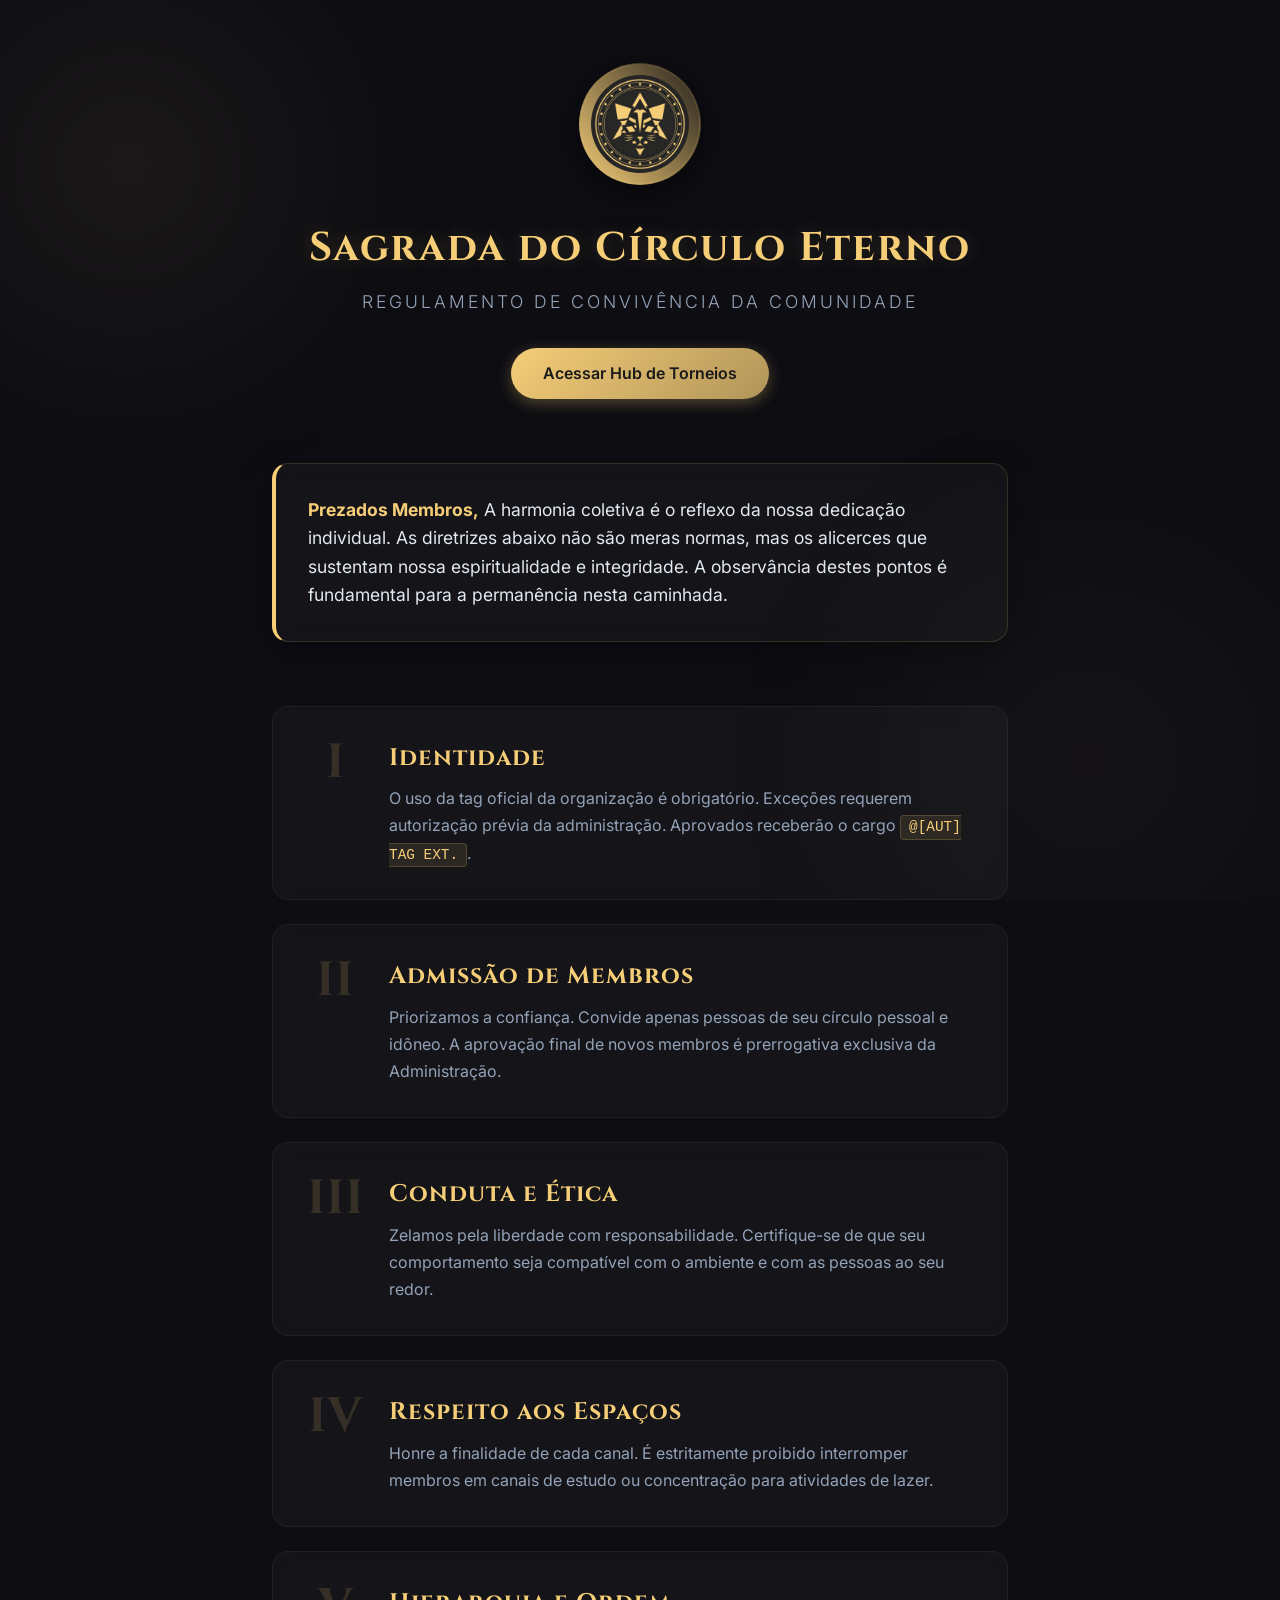
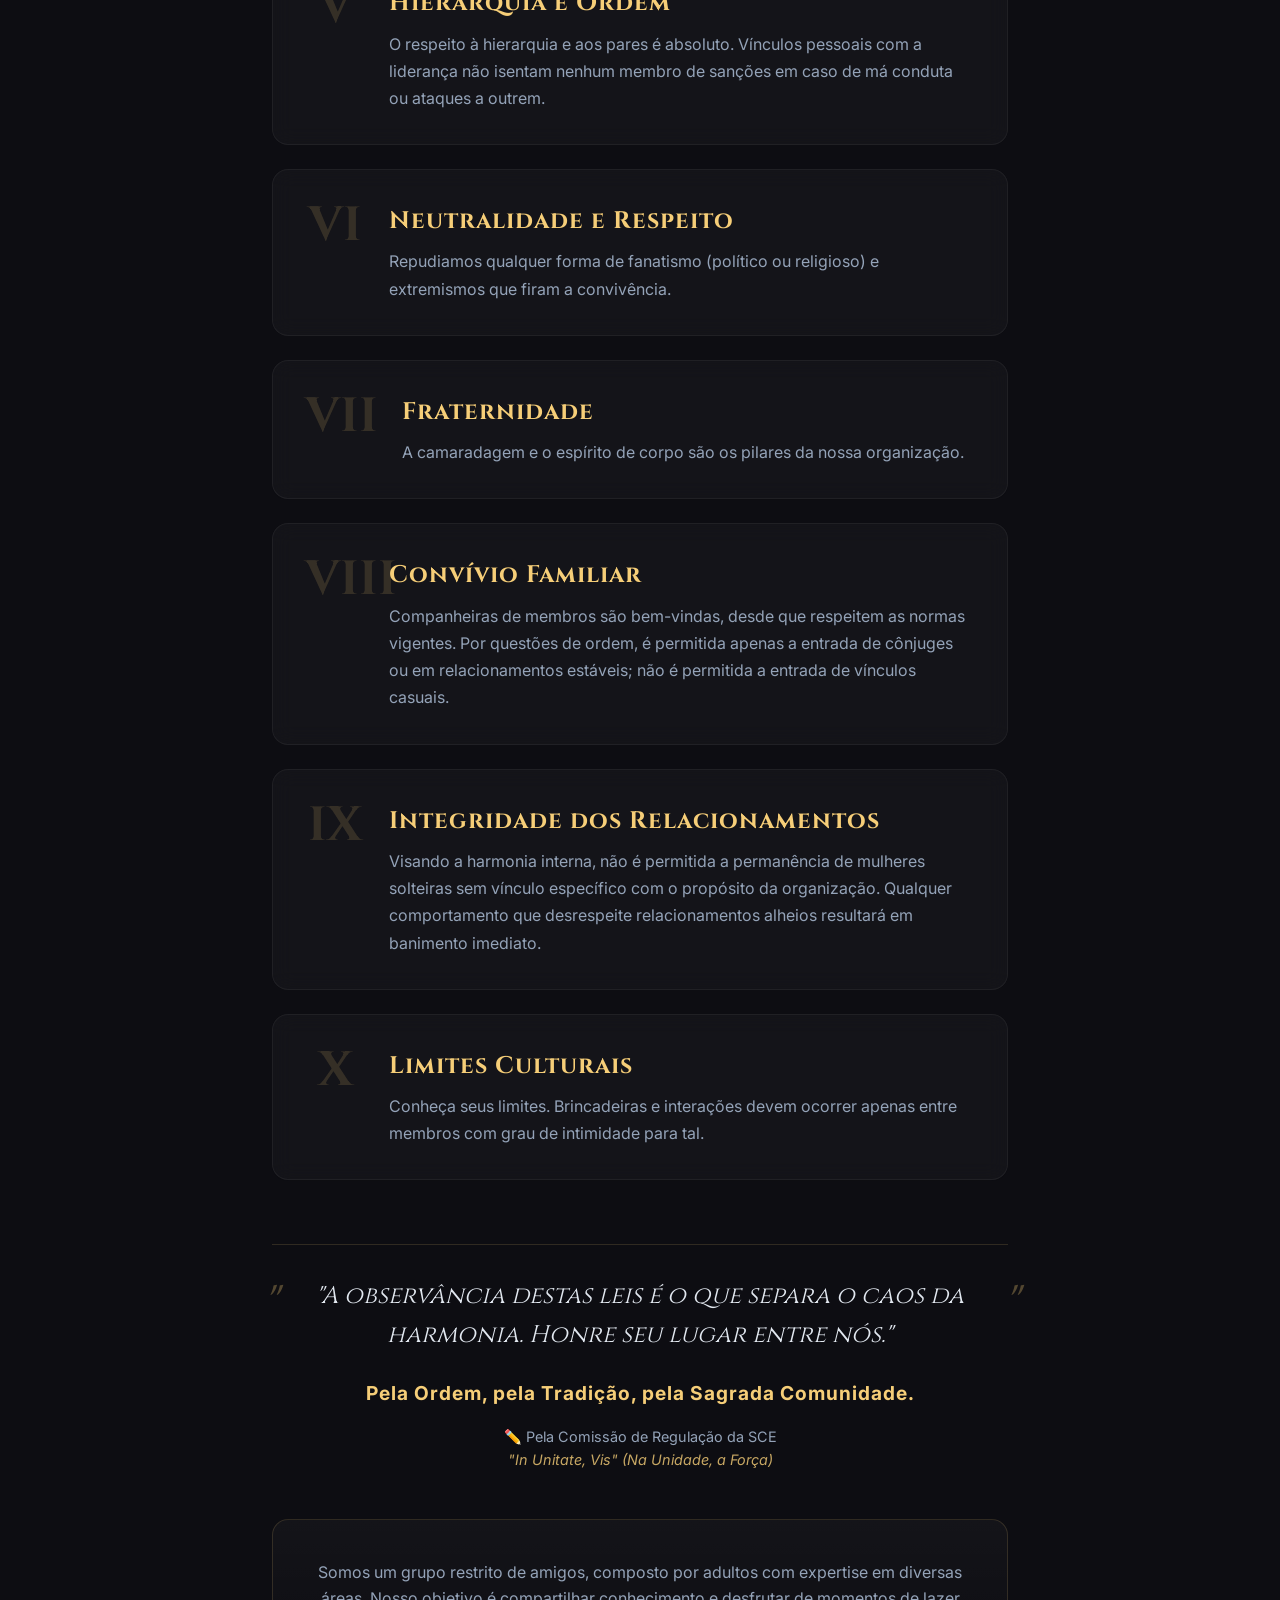
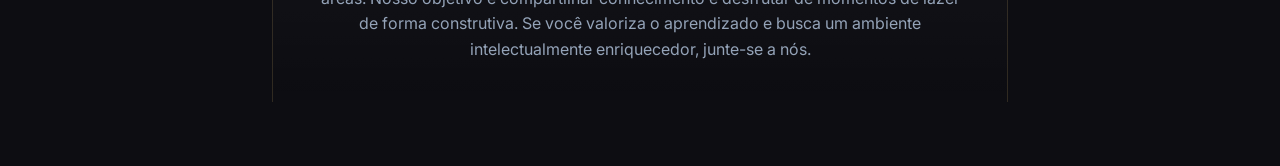
<file: index.html>
<!DOCTYPE html>
<html lang="pt-BR">
<head>
    <meta charset="UTF-8">
    <meta name="viewport" content="width=device-width, initial-scale=1.0">
    <title>Sagrada do Círculo Eterno</title>
    <meta name="description" content="Regulamento de Convivência da Comunidade Sagrada do Círculo Eterno.">
    <link rel="preconnect" href="https://fonts.googleapis.com">
    <link rel="preconnect" href="https://fonts.gstatic.com" crossorigin>
    <link href="https://fonts.googleapis.com/css2?family=Cinzel:wght@400..900&family=Inter:wght@300;400;500;600&display=swap" rel="stylesheet">
    <link rel="stylesheet" href="style.css">
</head>
<body>
    <div class="background-effects">
        <div class="glow glow-1"></div>
        <div class="glow glow-2"></div>
    </div>

    <main class="container">
        <header class="header animate-on-scroll">
            <div class="logo-container">
                <img src="logo.png" alt="Logo Sagrada do Círculo Eterno" class="logo">
            </div>
            <h1 class="title">Sagrada do Círculo Eterno</h1>
            <p class="subtitle">Regulamento de Convivência da Comunidade</p>
            <div class="actions" style="margin-top: 2rem;">
                <a href="torneios/index.html" class="btn-primary">Acessar Hub de Torneios</a>
            </div>
        </header>

        <section class="intro animate-on-scroll">
            <p><strong>Prezados Membros,</strong> A harmonia coletiva é o reflexo da nossa dedicação individual. As diretrizes abaixo não são meras normas, mas os alicerces que sustentam nossa espiritualidade e integridade. A observância destes pontos é fundamental para a permanência nesta caminhada.</p>
        </section>

        <section class="rules-container">
            <article class="rule-card animate-on-scroll">
                <div class="rule-number">I</div>
                <div class="rule-content">
                    <h2>Identidade</h2>
                    <p>O uso da tag oficial da organização é obrigatório. Exceções requerem autorização prévia da administração. Aprovados receberão o cargo <span class="highlight">@[AUT] TAG EXT.</span>.</p>
                </div>
            </article>

            <article class="rule-card animate-on-scroll">
                <div class="rule-number">II</div>
                <div class="rule-content">
                    <h2>Admissão de Membros</h2>
                    <p>Priorizamos a confiança. Convide apenas pessoas de seu círculo pessoal e idôneo. A aprovação final de novos membros é prerrogativa exclusiva da Administração.</p>
                </div>
            </article>

            <article class="rule-card animate-on-scroll">
                <div class="rule-number">III</div>
                <div class="rule-content">
                    <h2>Conduta e Ética</h2>
                    <p>Zelamos pela liberdade com responsabilidade. Certifique-se de que seu comportamento seja compatível com o ambiente e com as pessoas ao seu redor.</p>
                </div>
            </article>

            <article class="rule-card animate-on-scroll">
                <div class="rule-number">IV</div>
                <div class="rule-content">
                    <h2>Respeito aos Espaços</h2>
                    <p>Honre a finalidade de cada canal. É estritamente proibido interromper membros em canais de estudo ou concentração para atividades de lazer.</p>
                </div>
            </article>

            <article class="rule-card animate-on-scroll">
                <div class="rule-number">V</div>
                <div class="rule-content">
                    <h2>Hierarquia e Ordem</h2>
                    <p>O respeito à hierarquia e aos pares é absoluto. Vínculos pessoais com a liderança não isentam nenhum membro de sanções em caso de má conduta ou ataques a outrem.</p>
                </div>
            </article>

            <article class="rule-card animate-on-scroll">
                <div class="rule-number">VI</div>
                <div class="rule-content">
                    <h2>Neutralidade e Respeito</h2>
                    <p>Repudiamos qualquer forma de fanatismo (político ou religioso) e extremismos que firam a convivência.</p>
                </div>
            </article>

            <article class="rule-card animate-on-scroll">
                <div class="rule-number">VII</div>
                <div class="rule-content">
                    <h2>Fraternidade</h2>
                    <p>A camaradagem e o espírito de corpo são os pilares da nossa organização.</p>
                </div>
            </article>

            <article class="rule-card animate-on-scroll">
                <div class="rule-number">VIII</div>
                <div class="rule-content">
                    <h2>Convívio Familiar</h2>
                    <p>Companheiras de membros são bem-vindas, desde que respeitem as normas vigentes. Por questões de ordem, é permitida apenas a entrada de cônjuges ou em relacionamentos estáveis; não é permitida a entrada de vínculos casuais.</p>
                </div>
            </article>

            <article class="rule-card animate-on-scroll">
                <div class="rule-number">IX</div>
                <div class="rule-content">
                    <h2>Integridade dos Relacionamentos</h2>
                    <p>Visando a harmonia interna, não é permitida a permanência de mulheres solteiras sem vínculo específico com o propósito da organização. Qualquer comportamento que desrespeite relacionamentos alheios resultará em banimento imediato.</p>
                </div>
            </article>

            <article class="rule-card animate-on-scroll">
                <div class="rule-number">X</div>
                <div class="rule-content">
                    <h2>Limites Culturais</h2>
                    <p>Conheça seus limites. Brincadeiras e interações devem ocorrer apenas entre membros com grau de intimidade para tal.</p>
                </div>
            </article>
        </section>

        <section class="closing animate-on-scroll">
            <blockquote class="quote">
                "A observância destas leis é o que separa o caos da harmonia. Honre seu lugar entre nós."
            </blockquote>
            <p class="signature">Pela Ordem, pela Tradição, pela Sagrada Comunidade.</p>
            <p class="commission">✏️ Pela Comissão de Regulação da SCE <br><span class="latin">"In Unitate, Vis" (Na Unidade, a Força)</span></p>
            
            <div class="about-us">
                <p>Somos um grupo restrito de amigos, composto por adultos com expertise em diversas áreas. Nosso objetivo é compartilhar conhecimento e desfrutar de momentos de lazer de forma construtiva. Se você valoriza o aprendizado e busca um ambiente intelectualmente enriquecedor, junte-se a nós.</p>
            </div>
        </section>
    </main>

    <script src="script.js"></script>
</body>
</html>
</file>
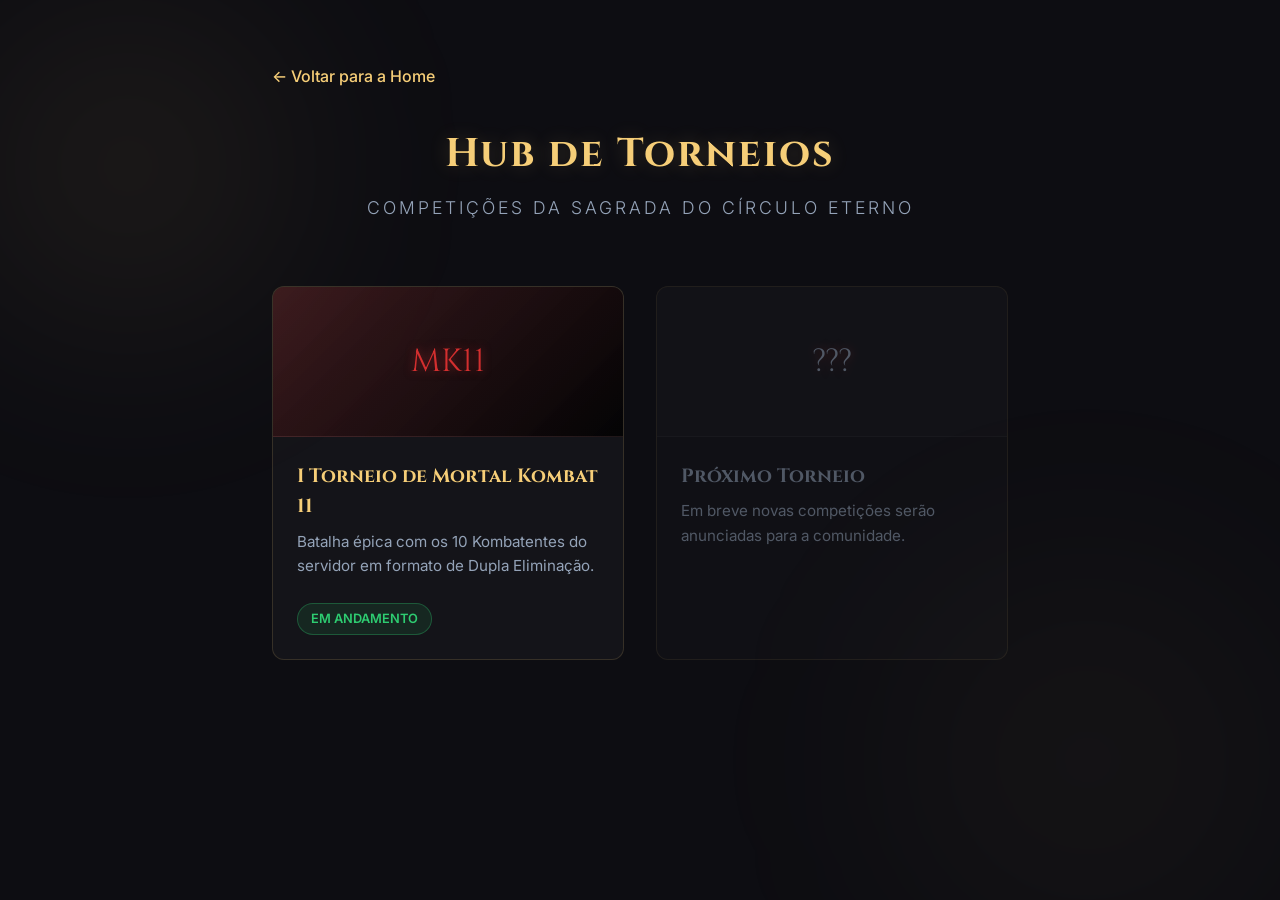
<file: torneios/index.html>
<!DOCTYPE html>
<html lang="pt-BR">
<head>
    <meta charset="UTF-8">
    <meta name="viewport" content="width=device-width, initial-scale=1.0">
    <title>Torneios - Sagrada do Círculo Eterno</title>
    <link rel="preconnect" href="https://fonts.googleapis.com">
    <link rel="preconnect" href="https://fonts.gstatic.com" crossorigin>
    <link href="https://fonts.googleapis.com/css2?family=Cinzel:wght@400..900&family=Inter:wght@300;400;500;600;700&display=swap" rel="stylesheet">
    <link rel="stylesheet" href="../style.css">
    <style>
        .tournaments-grid {
            display: grid;
            grid-template-columns: repeat(auto-fill, minmax(300px, 1fr));
            gap: 2rem;
            margin-top: 2rem;
        }

        .tournament-card {
            background: var(--surface-color);
            border: 1px solid var(--surface-border);
            border-radius: 12px;
            overflow: hidden;
            transition: all 0.3s ease;
            text-decoration: none;
            color: var(--text-main);
            display: flex;
            flex-direction: column;
        }

        .tournament-card:hover {
            transform: translateY(-5px);
            border-color: var(--primary-color);
            box-shadow: 0 10px 30px rgba(246, 206, 120, 0.1);
        }

        .tournament-banner {
            height: 150px;
            background: linear-gradient(135deg, rgba(211, 47, 47, 0.2) 0%, rgba(0,0,0,0.8) 100%);
            display: flex;
            align-items: center;
            justify-content: center;
            border-bottom: 1px solid rgba(255, 255, 255, 0.05);
            font-family: 'Cinzel', serif;
            font-size: 2rem;
            color: #d32f2f; /* MK red */
            text-shadow: 0 0 10px rgba(211, 47, 47, 0.5);
        }

        .tournament-info {
            padding: 1.5rem;
        }

        .tournament-info h3 {
            color: var(--primary-color);
            margin-bottom: 0.5rem;
            font-size: 1.2rem;
        }

        .tournament-info p {
            color: var(--text-muted);
            font-size: 0.95rem;
            margin-bottom: 1.5rem;
        }

        .status-badge {
            display: inline-block;
            padding: 0.3rem 0.8rem;
            background: rgba(46, 204, 113, 0.1);
            color: #2ecc71;
            border: 1px solid rgba(46, 204, 113, 0.3);
            border-radius: 20px;
            font-size: 0.8rem;
            font-weight: 600;
            text-transform: uppercase;
        }

        .back-nav {
            margin-bottom: 2rem;
        }

        .back-link {
            color: var(--primary-color);
            text-decoration: none;
            font-weight: 500;
            transition: color 0.3s ease;
        }

        .back-link:hover {
            color: var(--text-main);
            text-shadow: 0 0 10px var(--glow-color);
        }
    </style>
</head>
<body>
    <div class="background-effects">
        <div class="glow glow-1"></div>
        <div class="glow glow-2"></div>
    </div>

    <main class="container">
        <nav class="back-nav animate-on-scroll">
            <a href="../index.html" class="back-link">← Voltar para a Home</a>
        </nav>

        <header class="header animate-on-scroll">
            <h1 class="title">Hub de Torneios</h1>
            <p class="subtitle">Competições da Sagrada do Círculo Eterno</p>
        </header>

        <section class="animate-on-scroll">
            <div class="tournaments-grid">
                <!-- MK11 Tournament Card -->
                <a href="1-tor-mk11/index.html" class="tournament-card">
                    <div class="tournament-banner">
                        MK11
                    </div>
                    <div class="tournament-info">
                        <h3>I Torneio de Mortal Kombat 11</h3>
                        <p>Batalha épica com os 10 Kombatentes do servidor em formato de Dupla Eliminação.</p>
                        <span class="status-badge">Em Andamento</span>
                    </div>
                </a>
                
                <!-- Placeholder for future tournaments -->
                <div class="tournament-card" style="opacity: 0.5; pointer-events: none;">
                    <div class="tournament-banner" style="background: rgba(255,255,255,0.02); color: var(--text-muted);">
                        ???
                    </div>
                    <div class="tournament-info">
                        <h3 style="color: var(--text-muted);">Próximo Torneio</h3>
                        <p>Em breve novas competições serão anunciadas para a comunidade.</p>
                    </div>
                </div>
            </div>
        </section>
    </main>

    <script src="../script.js"></script>
</body>
</html>
</file>
<file: style.css>
:root {
    --primary-color: #F6CE78;
    --bg-color: #0d0d12;
    --surface-color: rgba(255, 255, 255, 0.03);
    --surface-border: rgba(246, 206, 120, 0.15);
    --text-main: #e2e8f0;
    --text-muted: #94a3b8;
    --shadow-color: rgba(0, 0, 0, 0.5);
    --glow-color: rgba(246, 206, 120, 0.2);
}

* {
    margin: 0;
    padding: 0;
    box-sizing: border-box;
}

body {
    background-color: var(--bg-color);
    color: var(--text-main);
    font-family: 'Inter', sans-serif;
    line-height: 1.6;
    overflow-x: hidden;
    position: relative;
}

h1, h2, h3, .rule-number, .quote {
    font-family: 'Cinzel', serif;
}

/* Background Effects */
.background-effects {
    position: fixed;
    top: 0;
    left: 0;
    width: 100vw;
    height: 100vh;
    z-index: -1;
    overflow: hidden;
    pointer-events: none;
}

.glow {
    position: absolute;
    border-radius: 50%;
    filter: blur(100px);
    opacity: 0.5;
}

.glow-1 {
    width: 40vw;
    height: 40vw;
    background: radial-gradient(circle, var(--glow-color) 0%, transparent 70%);
    top: -10%;
    left: -10%;
    animation: float 20s ease-in-out infinite alternate;
}

.glow-2 {
    width: 50vw;
    height: 50vw;
    background: radial-gradient(circle, rgba(246, 206, 120, 0.1) 0%, transparent 70%);
    bottom: -20%;
    right: -10%;
    animation: float 25s ease-in-out infinite alternate-reverse;
}

@keyframes float {
    0% { transform: translate(0, 0) scale(1); }
    50% { transform: translate(5%, 5%) scale(1.1); }
    100% { transform: translate(-5%, 10%) scale(0.9); }
}

.container {
    max-width: 800px;
    margin: 0 auto;
    padding: 4rem 2rem;
}

/* Header */
.header {
    text-align: center;
    margin-bottom: 4rem;
}

.logo-container {
    width: 120px;
    height: 120px;
    margin: 0 auto 2rem;
    border-radius: 50%;
    padding: 10px;
    background: linear-gradient(135deg, rgba(246, 206, 120, 0.2) 0%, rgba(255, 255, 255, 0) 100%);
    box-shadow: 0 8px 32px 0 var(--shadow-color);
    backdrop-filter: blur(10px);
    border: 1px solid var(--surface-border);
    position: relative;
}

.logo-container::after {
    content: '';
    position: absolute;
    top: -2px; left: -2px; right: -2px; bottom: -2px;
    border-radius: 50%;
    background: linear-gradient(45deg, var(--primary-color), transparent);
    z-index: -1;
    animation: spin 4s linear infinite;
}

@keyframes spin {
    100% { transform: rotate(360deg); }
}

.logo {
    width: 100%;
    height: 100%;
    object-fit: contain;
    border-radius: 50%;
}

.title {
    font-size: 2.5rem;
    color: var(--primary-color);
    margin-bottom: 0.5rem;
    text-shadow: 0 0 20px var(--glow-color);
    letter-spacing: 2px;
}

.subtitle {
    font-size: 1.1rem;
    color: var(--text-muted);
    font-weight: 300;
    text-transform: uppercase;
    letter-spacing: 3px;
}

/* Intro Section */
.intro {
    background: var(--surface-color);
    border: 1px solid var(--surface-border);
    padding: 2rem;
    border-radius: 16px;
    margin-bottom: 4rem;
    backdrop-filter: blur(10px);
    box-shadow: 0 8px 32px 0 rgba(0, 0, 0, 0.3);
    border-left: 4px solid var(--primary-color);
    font-size: 1.1rem;
}

.intro strong {
    color: var(--primary-color);
}

/* Rules Section */
.rules-container {
    display: flex;
    flex-direction: column;
    gap: 1.5rem;
    margin-bottom: 4rem;
}

.rule-card {
    display: flex;
    gap: 1.5rem;
    background: var(--surface-color);
    border: 1px solid rgba(255, 255, 255, 0.05);
    padding: 2rem;
    border-radius: 16px;
    backdrop-filter: blur(10px);
    transition: all 0.4s cubic-bezier(0.175, 0.885, 0.32, 1.275);
    position: relative;
    overflow: hidden;
}

.rule-card::before {
    content: '';
    position: absolute;
    top: 0;
    left: 0;
    width: 100%;
    height: 100%;
    background: linear-gradient(135deg, transparent, rgba(246, 206, 120, 0.05));
    opacity: 0;
    transition: opacity 0.4s ease;
}

.rule-card:hover {
    transform: translateY(-5px) scale(1.02);
    border-color: var(--surface-border);
    box-shadow: 0 10px 40px -10px rgba(246, 206, 120, 0.2);
}

.rule-card:hover::before {
    opacity: 1;
}

.rule-number {
    font-size: 3rem;
    color: rgba(246, 206, 120, 0.15);
    font-weight: bold;
    min-width: 60px;
    text-align: center;
    line-height: 1;
    transition: color 0.4s ease;
}

.rule-card:hover .rule-number {
    color: var(--primary-color);
    text-shadow: 0 0 15px var(--glow-color);
}

.rule-content h2 {
    color: var(--primary-color);
    font-size: 1.5rem;
    margin-bottom: 0.5rem;
    letter-spacing: 1px;
}

.rule-content p {
    color: var(--text-muted);
    font-size: 1rem;
    line-height: 1.7;
}

.highlight {
    background: rgba(246, 206, 120, 0.1);
    color: var(--primary-color);
    padding: 0.2rem 0.5rem;
    border-radius: 4px;
    font-family: monospace;
    font-size: 0.9em;
    border: 1px solid rgba(246, 206, 120, 0.2);
}

/* Closing Section */
.closing {
    text-align: center;
    padding-top: 2rem;
    border-top: 1px solid var(--surface-border);
}

.quote {
    font-size: 1.5rem;
    color: var(--text-main);
    font-style: italic;
    margin-bottom: 1.5rem;
    position: relative;
    display: inline-block;
    padding: 0 2rem;
}

.quote::before, .quote::after {
    content: '"';
    color: var(--primary-color);
    font-size: 3rem;
    position: absolute;
    top: -10px;
    opacity: 0.3;
}

.quote::before { left: -10px; }
.quote::after { right: -10px; }

.signature {
    font-weight: bold;
    color: var(--primary-color);
    font-size: 1.2rem;
    margin-bottom: 1rem;
    letter-spacing: 1px;
}

.commission {
    color: var(--text-muted);
    font-size: 0.9rem;
    margin-bottom: 3rem;
}

.latin {
    font-style: italic;
    color: rgba(246, 206, 120, 0.8);
}

.about-us {
    background: linear-gradient(180deg, var(--surface-color) 0%, rgba(0,0,0,0) 100%);
    border: 1px solid var(--surface-border);
    border-bottom: none;
    padding: 2.5rem;
    border-radius: 16px 16px 0 0;
    color: var(--text-muted);
}

/* Animations */
.animate-on-scroll {
    opacity: 0;
    transform: translateY(30px);
    transition: opacity 0.8s ease-out, transform 0.8s cubic-bezier(0.175, 0.885, 0.32, 1.275);
}

.animate-on-scroll.visible {
    opacity: 1;
    transform: translateY(0);
}

/* Buttons */
.btn-primary {
    display: inline-block;
    padding: 0.8rem 2rem;
    background: linear-gradient(135deg, var(--primary-color) 0%, rgba(246, 206, 120, 0.7) 100%);
    color: #1a1a1a;
    text-decoration: none;
    font-weight: 600;
    font-family: 'Inter', sans-serif;
    border-radius: 30px;
    transition: all 0.3s ease;
    border: none;
    box-shadow: 0 4px 15px rgba(246, 206, 120, 0.3);
    cursor: pointer;
}

.btn-primary:hover {
    transform: translateY(-2px);
    box-shadow: 0 6px 20px rgba(246, 206, 120, 0.5);
    background: linear-gradient(135deg, #fff 0%, var(--primary-color) 100%);
}

/* Responsive */
@media (max-width: 768px) {
    .container {
        padding: 2rem 1.5rem;
    }
    
    .title {
        font-size: 2rem;
    }
    
    .rule-card {
        flex-direction: column;
        gap: 0.5rem;
        padding: 1.5rem;
    }
    
    .rule-number {
        text-align: left;
        font-size: 2rem;
    }
    
    .quote {
        font-size: 1.2rem;
    }
}
</file>
